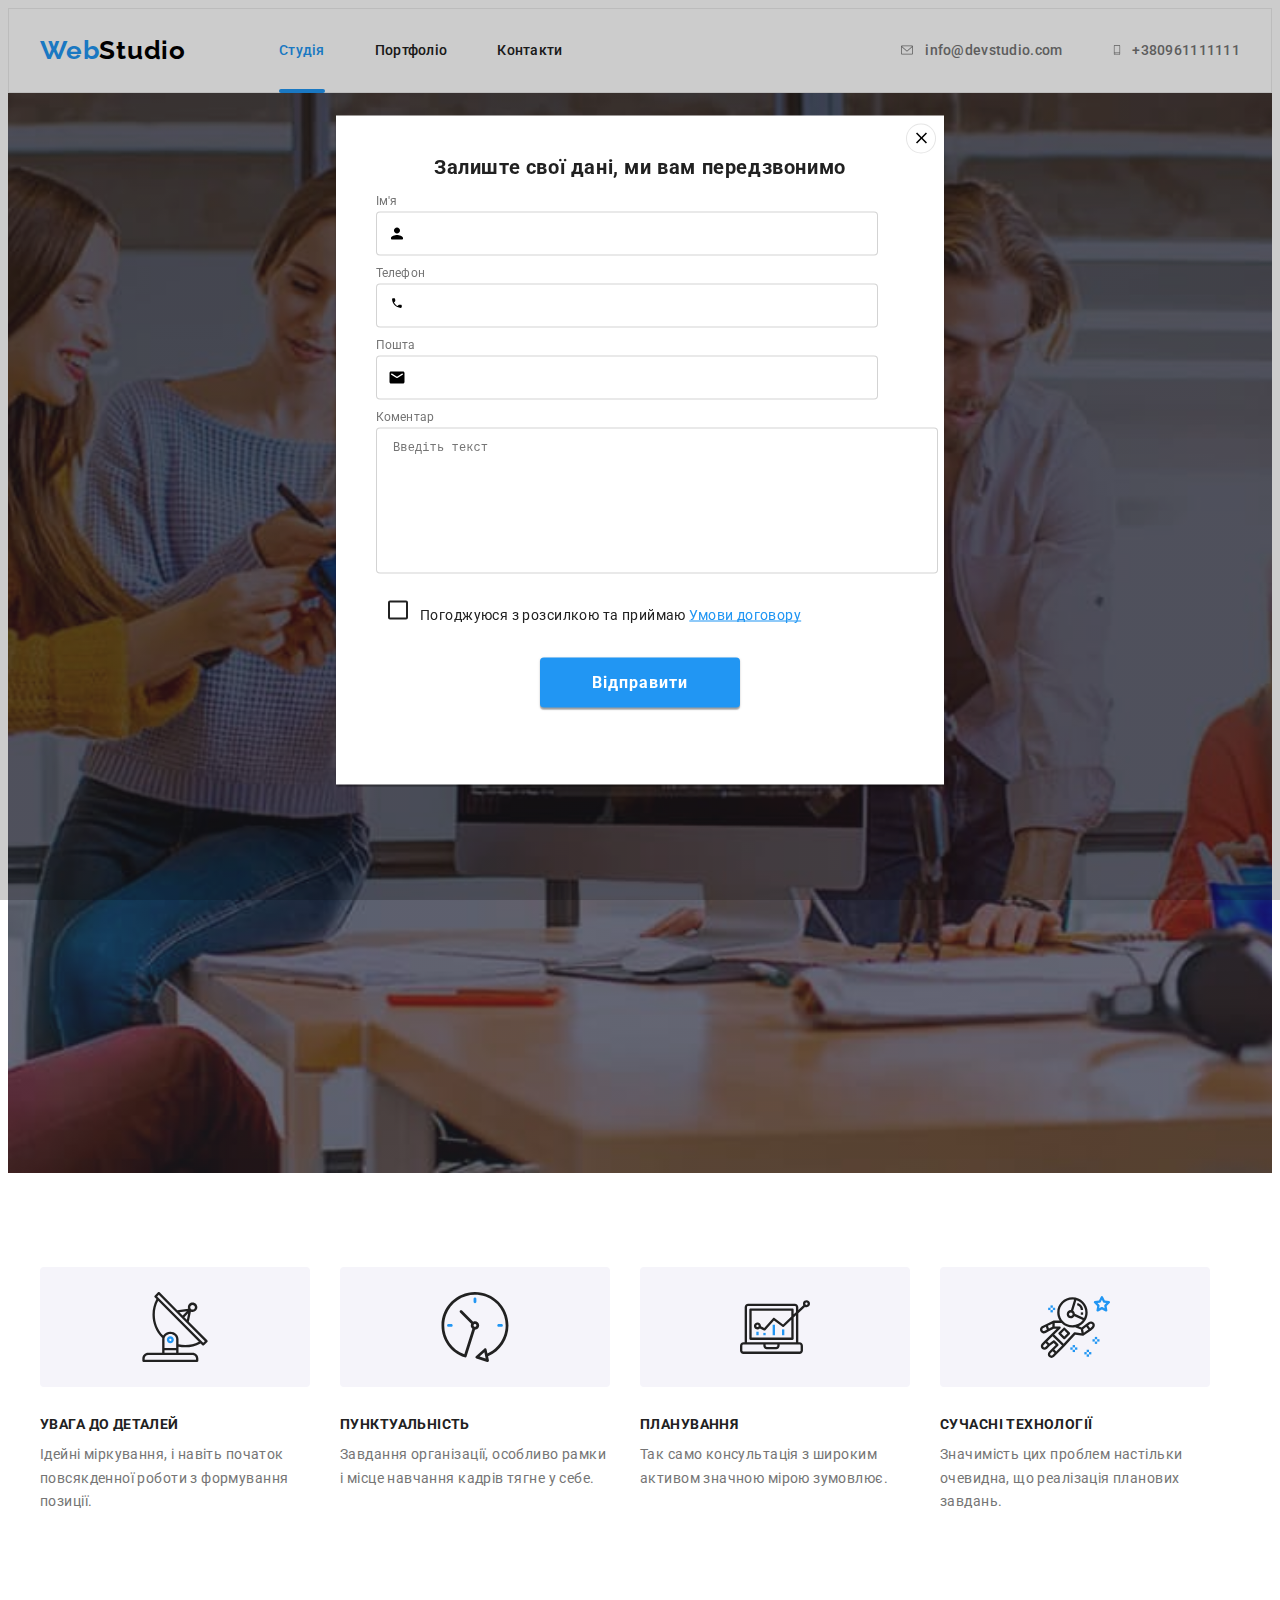
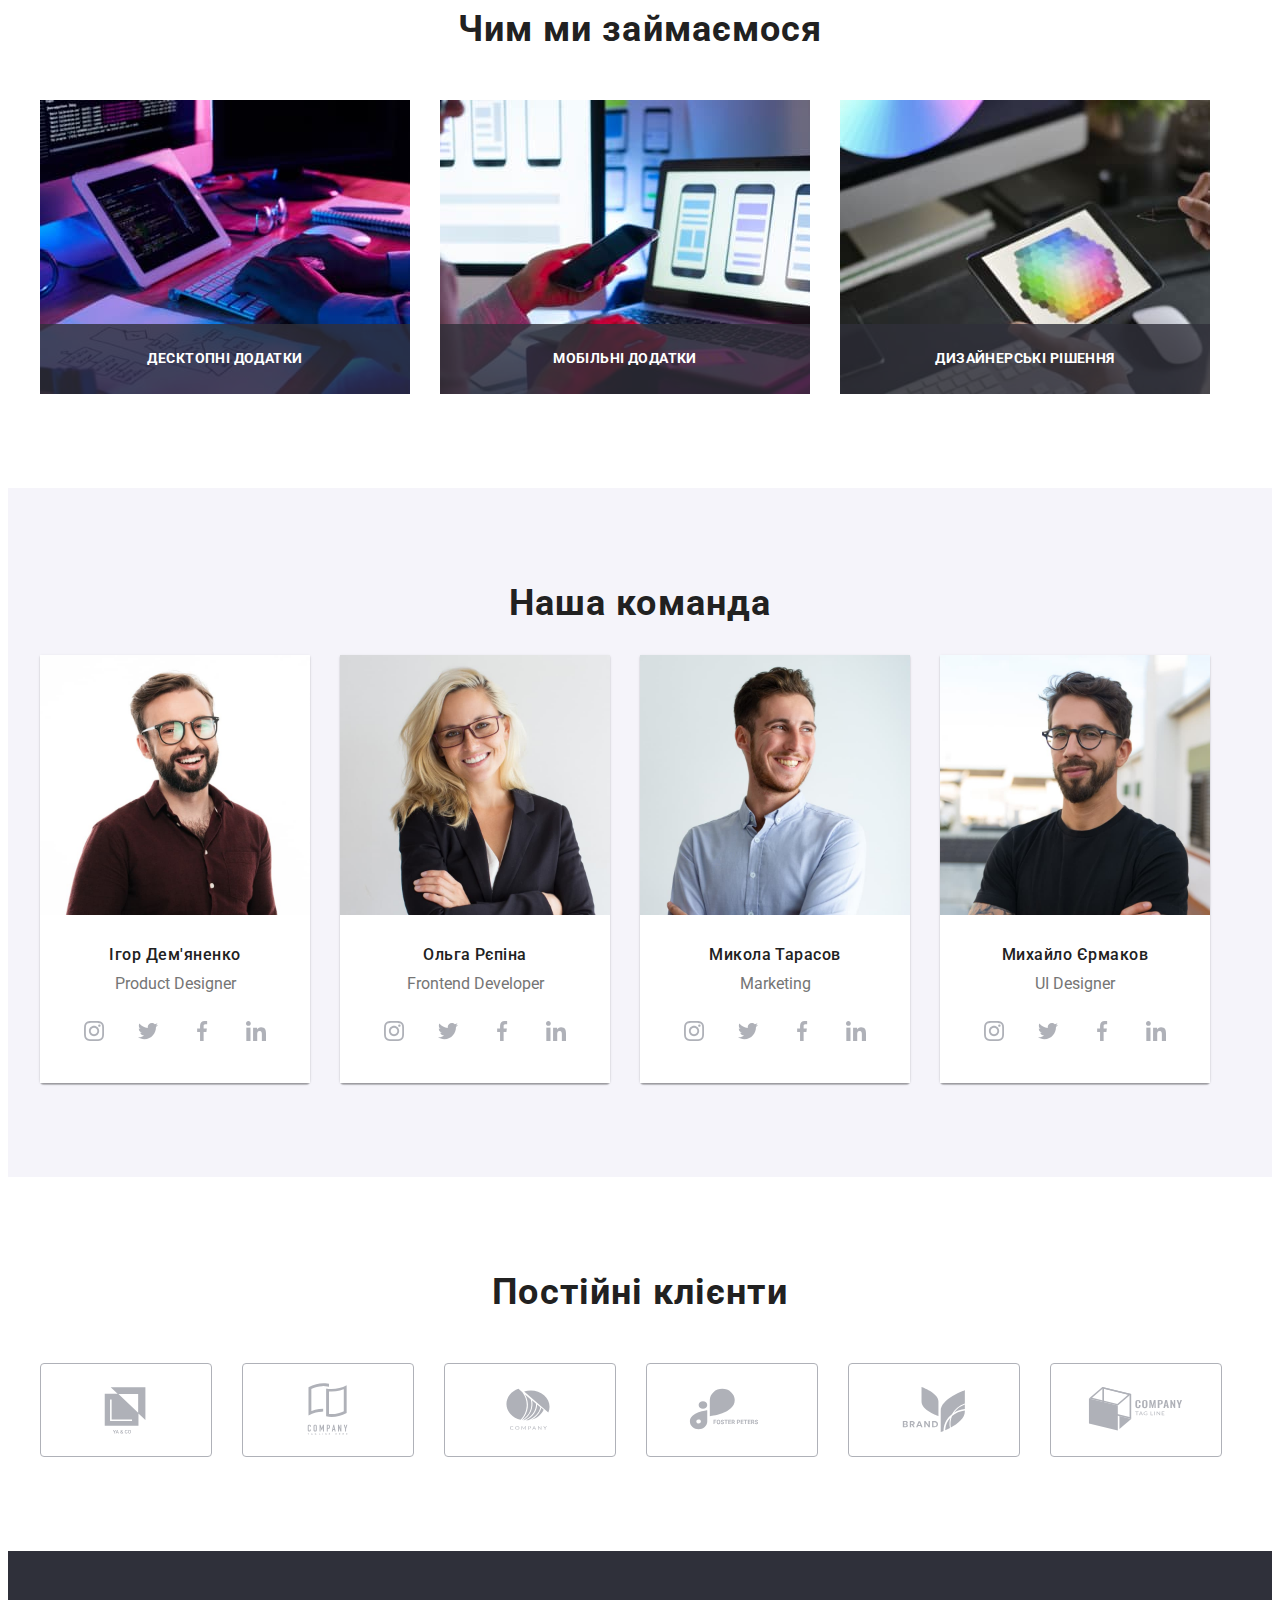
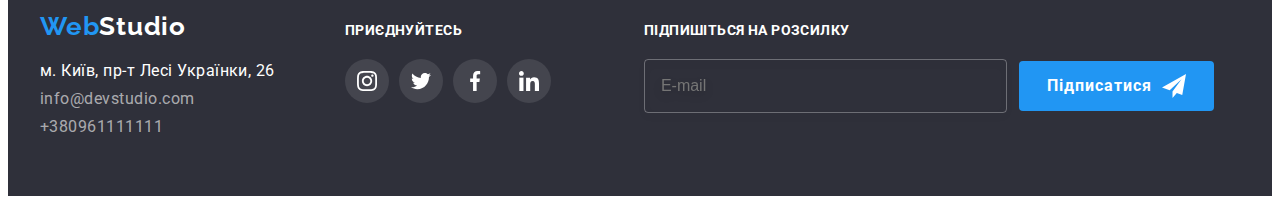
<file: index.html>
<!DOCTYPE html>
<html lang="uk">
  <head>
    <meta charset="UTF-8" />
    <meta http-equiv="X-UA-Compatible" content="IE=edge" />
    <meta name="viewport" content="width=device-width, initial-scale=1.0" />
    <title>Document</title>
    <link rel="preconnect" href="https://fonts.googleapis.com" />
    <link rel="preconnect" href="https://fonts.gstatic.com" crossorigin />
    <link rel="stylesheet" href="https://cdnjs.cloudflare.com/ajax/libs/modern-normalize/1.1.0/modern-normalize.min.css" integrity="sha512-wpPYUAdjBVSE4KJnH1VR1HeZfpl1ub8YT/NKx4PuQ5NmX2tKuGu6U/JRp5y+Y8XG2tV+wKQpNHVUX03MfMFn9Q==" crossorigin="anonymous" referrerpolicy="no-referrer" />
    <link
      href="https://fonts.googleapis.com/css2?family=Raleway:wght@700&family=Roboto:wght@400;500;700;900&display=swap"
      rel="stylesheet"
    />

    <link rel="stylesheet" href="./css/styles.css" />
  </head>
  <body>
    <header class="header">
      <div class="container">
        <div class="header-container">
          <nav class="header-nav">
            <a href="./" class="logo"><span class="logo-web">Web</span>Studio</a>
    
            <ul class="site-nav list">
                  <li class="item">
                  <a href="/" class="link current">Студія</a>
                </li>
                <li class="item">
                  <a href="./portfolio.html" class="link">Портфоліо</a>
                </li>
                <li class="item">
                  <a href="#" class="link">Контакти</a>
                </li>
              </ul>
              
           
          </nav>
          <ul class="contacts list">
            <div class="contact-container">
              <li class="item" >
                <a href=" mailto:info@devstudio.com" class="link contact-link"
                  >
                  <svg class="contact-icon" width="16" height="12">
                  <use href="./images/icons.svg#icon-envelope"></use>
                </svg>
                  info@devstudio.com</a
                >
              </li>
              <li class="item">
                <a href="tel:+380961111111" class="link contact-link">
                  <svg class="contact-icon" width="10" height="16">
                    <use href="./images/icons.svg#icon-smartphone"></use>
                  </svg>
                  +380961111111</a>
              </li>
            
             
             </div>
          </ul>
        </div>
      </div>
      </header>
      
      <main>
      <section class="hero overlay">
            <div class="container">
          <h1 class="hero-title">Ефективні рішення для вашого бізнесу</h1>
        <button type="button" class="button" data-modal-open>Замовити послугу</button>
        </div>
      
      
      </section>
<!-- Benefits -->
      <section class="section">
        <div class="container">
            <h2 class="benefits-title visually-hidden">Наші переваги</h2>
            <ul class="list benefits-container">
              <li class="benefits-element">
                <div class="benefits-box-icon">
                <svg class="benefits-icon" width="70" height="70">
<use href="./images/icons.svg#icon-antenna"></use>
                </svg>
                </div>
                <h3 class="benefits-subtitle">Увага до деталей</h3>
                <p class="benefits-text">
                  Ідейні міркування, і навіть початок повсякденної роботи з
                  формування позиції.
                </p>
              </li>
              <li class="benefits-element">
                <div class="benefits-box-icon">
                <svg class="benefits-icon" width="70" height="70">
                  <use href="./images/icons.svg#icon-clock"></use>
                                  </svg> </div>
                <h3 class="benefits-subtitle">Пунктуальність</h3>
                <p class="benefits-text">
                  Завдання організації, особливо рамки і місце навчання кадрів тягне
                  у себе.
                </p>
              </li>
              <li class="benefits-element">
                <div class="benefits-box-icon">
                <svg class="benefits-icon" width="70" height="70">
                  <use href="./images/icons.svg#icon-diagram-1"></use>
                                  </svg></div>
                <h3 class="benefits-subtitle">Планування</h3>
                <p class="benefits-text">
                  Так само консультація з широким активом значною мірою зумовлює.
                </p>
              </li>
              <li class="benefits-element">
                <div class="benefits-box-icon">
                <svg class="benefits-icon" width="70" height="70">
                  <use href="./images/icons.svg#icon-astronaut"></use>
                                  </svg></div>
                <h3 class="benefits-subtitle">Сучасні технології</h3>
                <p class="benefits-text">
                  Значимість цих проблем настільки очевидна, що реалізація планових
                  завдань.
                </p>
              </li>
            </ul>
         
        </div>
      </section>
      <!-- Work -->
      <section class="work section">
       <div class="container">
        <h2 class="work-title">Чим ми займаємося</h2>
        <ul class="list work-container">
          <li class="work-item">
            <div class="work-element">
               <img
              src="./images/img1.jpg"
              alt="Набір програмного коду"
              width="370"
              height="294"
            />
            <div class="work-box">
               <p class="work-text">
            Десктопні додатки
          </p>
            </div>
            </div>
           
            </li>
          
          <li class="work-item">
            <div class="work-element">
            <img
              src="./images/img2.jpg"
              alt="Створення мобільного додатку"
              width="370"
              height="294"
            />
            <div class="work-box">
            <p class="work-text">
              Мобільні додатки
            </p>
            </div>
            </div>
          </li>
          <li class="work-item">
            <div class="work-element">
            <img
              src="./images/img3.jpg"
              alt="Палітра кольорів"
              width="370"
              height="294"
            />
            <div class="work-box">
            <p class="work-text">
              Дизайнерські рішення
            </p>
            </div></div>
          </li>
        </ul>
       </div>
      </section>
      <!-- Team -->
      <section class="team section">
        <div class="container">
          <h2 class="team-title">Наша команда</h2>
        <ul class="list team-container">
          <li class="item">
            <img
              src="./images/img4.jpg"
              alt="Усміхнений хлопець з бородою в окулярах"
              width="270"
              height="260"
            />
            <div class="team-box">
              <h3 class="team-subtitle">Ігор Дем'яненко</h3>
              <p class="team-text">Product Designer</p>
              
              <ul class="social-list">

                <li class="social-item">
                  <a href="#" class="social-link" aria-label="Instagram">
                    <svg class="social-icon" width="20" height="20">
                      <use href="./images/icons.svg#icon-instagram-2"></use>
                                      </svg>

                  </a>
                </li  >
                          <li class="social-item">
                    <a href="#" class="social-link" aria-label="Twitter">
                      <svg class="social-icon" width="20" height="20">
                        <use href="./images/icons.svg#icon-twitter"></use>
                                        </svg>
                    </a>
                  </li>
                
                    <li  class="social-item">
                      <a href="#"class="social-link"  aria-label="Facebook">
                        <svg class="social-icon" width="20" height="20">
                          <use href="./images/icons.svg#icon-facebook"></use>
                                          </svg>
                      </a>
                    </li>
                 
                      <li class="social-item">
                        <a href="#" class="social-link" aria-label="Linkedin">
                          <svg class="social-icon" width="20" height="20">
                            <use href="./images/icons.svg#icon-linkedin-1"></use>
                                            </svg>
                        </a>
                      </li>

              </ul>
            </div>
          </li>

          <li class="item">
            <img
              src="./images/img5.jpg"
              alt="Блондинка в окулярах"
              width="270"
              height="260"
            />
            <div class="team-box">
              <h3 class="team-subtitle">Ольга Рєпіна</h3>
              <p class="team-text">Frontend Developer</p>
              <ul class="  social-list">

                <li class="social-item">
                  <a href="#" class="social-link" aria-label="Instagram">
                    <svg class="social-icon" width="20" height="20">
                      <use href="./images/icons.svg#icon-instagram-2"></use>
                                      </svg>

                  </a>
                </li  >
                          <li class="social-item">
                    <a href="#" class="social-link" aria-label="Twitter">
                      <svg class="social-icon" width="20" height="20">
                        <use href="./images/icons.svg#icon-twitter"></use>
                                        </svg>
                    </a>
                  </li>
                
                    <li  class="social-item">
                      <a href="#"class="social-link"  aria-label="Facebook">
                        <svg class="social-icon" width="20" height="20">
                          <use href="./images/icons.svg#icon-facebook"></use>
                                          </svg>
                      </a>
                    </li>
                 
                      <li class="social-item">
                        <a href="#" class="social-link" aria-label="Linkedin">
                          <svg class="social-icon" width="20" height="20">
                            <use href="./images/icons.svg#icon-linkedin-1"></use>
                                            </svg>
                        </a>
                      </li>

              </ul>
            </div>
          </li>

          <li class="item">
            <img
              src="./images/img6.jpg"
              alt="Усміхнений хлопець"
              width="270"
              height="260"
            />
            <div class="team-box">
              <h3 class="team-subtitle">Микола Тарасов</h3>
              <p class="team-text">Marketing</p>
              <ul class="social-list">

                <li class="social-item">
                  <a href="#" class="social-link" aria-label="Instagram">
                    <svg class="social-icon" width="20" height="20">
                      <use href="./images/icons.svg#icon-instagram-2"></use>
                                      </svg>

                  </a>
                </li  >
                          <li class="social-item">
                    <a href="#" class="social-link" aria-label="Twitter">
                      <svg class="social-icon" width="20" height="20">
                        <use href="./images/icons.svg#icon-twitter"></use>
                                        </svg>
                    </a>
                  </li>
                
                    <li  class="social-item">
                      <a href="#"class="social-link"  aria-label="Facebook">
                        <svg class="social-icon" width="20" height="20">
                          <use href="./images/icons.svg#icon-facebook"></use>
                                          </svg>
                      </a>
                    </li>
                 
                      <li class="social-item">
                        <a href="#" class="social-link" aria-label="Linkedin">
                          <svg class="social-icon" width="20" height="20">
                            <use href="./images/icons.svg#icon-linkedin-1"></use>
                                            </svg>
                        </a>
                      </li>

              </ul>
            </div>
          </li>
          <li class="item">
            <img
              src="./images/img7.jpg"
              alt="Усміхнений хлопець з бородою в окулярах"
              width="270"
              height="260"
            />
            <div class="team-box">
              <h3 class="team-subtitle">Михайло Єрмаков</h3>
              <p class="team-text">UI Designer</p>
              <ul class="social-list">

                <li class="social-item">
                  <a href="#" class="social-link" aria-label="Instagram">
                    <svg class="social-icon" width="20" height="20">
                      <use href="./images/icons.svg#icon-instagram-2"></use>
                                      </svg>

                  </a>
                </li  >
                          <li class="social-item">
                    <a href="#" class="social-link" aria-label="Twitter">
                      <svg class="social-icon" width="20" height="20">
                        <use href="./images/icons.svg#icon-twitter"></use>
                                        </svg>
                    </a>
                  </li>
                
                    <li  class="social-item">
                      <a href="#"class="social-link"  aria-label="Facebook">
                        <svg class="social-icon" width="20" height="20">
                          <use href="./images/icons.svg#icon-facebook"></use>
                                          </svg>
                      </a>
                    </li>
                 
                      <li class="social-item">
                        <a href="#" class="social-link" aria-label="Linkedin">
                          <svg class="social-icon" width="20" height="20">
                            <use href="./images/icons.svg#icon-linkedin-1"></use>
                                            </svg>
                        </a>
                      </li>

              </ul>
            </div>
          </li>
        </ul>
        </div>
      </section>

       <!-- Clients -->
       <section class="clients section">
        <div class="container">
         <h2 class="clients-title">Постійні клієнти</h2>
         <ul class="list clients-container">
          <li>
            <a href="#" class="client-link">
 <svg class="client-icon" width="106" height="60">
                <use href="./images/icons.svg#icon-Logo-7"></use>
                                </svg>
            </a>
             
            
          </li>
          <li>
            <a href="#" class="client-link">
              <svg class="client-icon" width="106" height="60">
                <use href="./images/icons.svg#icon-Logo-1"></use>
                                </svg>
            </a>
          </li> <li>
            <a href="#" class="client-link">
              <svg class="client-icon" width="106" height="60">
                <use href="./images/icons.svg#icon-Logo-2"></use>
                                </svg>
            </a>
          </li> <li>
            <a href="#" class="client-link">
              <svg class="client-icon" width="106" height="60">
                <use href="./images/icons.svg#icon-Logo-3"></use>
                                </svg>
            </a>
          </li> <li>
            <a href="#" class="client-link">
              <svg class="client-icon" width="106" height="60">
                <use href="./images/icons.svg#icon-Logo-4"></use>
                                </svg>
            </a>
          </li> <li>
            <a href="#" class="client-link">
              <svg class="client-icon" width="106" height="60">
                <use href="./images/icons.svg#icon-Logo-6"></use>
                                </svg>
            </a>
          </li>

         </ul>


        </section>
    </main>

    <footer class="footer">
      <div class="container footer-box">
        <div class="footer-address">
      <a href="./" class="logo-footer"
        ><span class="logo-web">Web</span>Studio</a
      >
      <address>
        <ul class="address list">
          <li class="item">
            <a
              href="https://goo.gl/maps/CPtrU1FHBa2aNyZL9"
              target="_blank"
              rel="noopener noreferrer nofollow"
              class="link"
              >м. Київ, пр-т Лесі Українки, 26</a
            >
          </li>
          <li class="item">
            <a href=" mailto:info@devstudio.com" class="link mail"
              >info@devstudio.com</a
            >
          </li>
          <li class="item">
            <a href="tel:+380961111111" class="link tel">+380961111111</a>
          </li>
        </ul>
      </address>
    </div>
    <div class="footer-social">
      <p class="footer-social-text">Приєднуйтесь</p>
      <ul class="footer-social-list">

        <li class="footer-social-item">
          <a href="#" class="footer-social-link" aria-label="Instagram">
            <svg class="footer-social-icon" width="20" height="20">
              <use href="./images/icons.svg#icon-instagram-2"></use>
                              </svg>

          </a>
        </li  >
                  <li class="footer-social-item">
            <a href="#" class="footer-social-link" aria-label="Twitter">
              <svg class="footer-social-icon" width="20" height="20">
                <use href="./images/icons.svg#icon-twitter"></use>
                                </svg>
            </a>
          </li>
        
            <li  class="footer-social-item">
              <a href="#"class="footer-social-link"  aria-label="Facebook">
                <svg class="footer-social-icon" width="20" height="20">
                  <use href="./images/icons.svg#icon-facebook"></use>
                                  </svg>
              </a>
            </li>
         
              <li class="footer-social-item">
                <a href="#" class="footer-social-link" aria-label="Linkedin">
                  <svg class="footer-social-icon" width="20" height="20">
                    <use href="./images/icons.svg#icon-linkedin-1"></use>
                                    </svg>
                </a>
              </li>

      </ul>
    </div>
    <div class="subscribe">
      <p class="footer-social-text">Підпишіться на розсилку</p>
      <form class="subscribe-form" name="subscribe-form" autocomplete="on">
        <input
           class="subscribe-input"
            type="email"
            name="user-mail"
            placeholder="E-mail"/>
           
              <button class="buttom-subscribe button" type="submit">Підписатися
              <svg class="subscribe-icon" width="24" height="24">
                <use href="./images/icons.svg#icon-send"></use>
                                </svg>
            </button>
         
            
      </form>
    </div>
    </div> 
     </footer>

    <div class="backdrop " data-modal>
      <div class="modal">
        <button type="button" class="modal-button" data-modal-close>
          <svg width="18" height="18"> <use href="./images/icons.svg#icon-close-black"> </use></svg>
        </button>
        <h2 class="modal-title">
          Залиште свої дані, ми вам передзвонимо
        </h2>
        <form class="reguest" name="contact-form" autocomplete="on">
          <label class="form-field-label" for="user-name">Ім'я </label>
         <div class="form-field">
          <input
           class="form-field-input"
           id="user-name" 
            type="text"
            name="user-name"/>
          <svg class="form-field-icon" width="18" height="18">
            <use href="./images/icons.svg#icon-person"> </use>
          </svg>
        </div>

        <label class="form-field-label" for="user-tel">Телефон </label>
         <div class="form-field">
          <input
           class="form-field-input"
           id="user-tel" 
            type="tel"
            name="user-tel"/>
          <svg class="form-field-icon" width="18" height="18">
            <use href="./images/icons.svg#icon-phone"> </use>
          </svg>
        </div>

        <label class="form-field-label" for="user-mail">Пошта </label>
        <div class="form-field">
         <input
          class="form-field-input"
          id="user-mail" 
           type="email"
           name="user-mail"/>
         <svg class="form-field-icon" width="18" height="18">
           <use href="./images/icons.svg#icon-email"> </use>
         </svg>
       </div>

       
       <label class="form-field-label" for="user-comment">Коментар </label>
        <textarea class="form-field-textarea" id="user-comment" name="user-comment" placeholder="Введіть текст" ></textarea>
       

        <div class="form-field-checkbox">
             <input class="checkbox" id="terms-checkbox" type="checkbox" name="terms-checkbox">
             <svg class="checkbox-icon" width="16" height="15">
            <use href="./images/icons.svg#icon-icon-check"></use>
          </svg>
         
        <label class="checkbox-label" for="terms-checkbox">Погоджуюся з розсилкою та приймаю <a href="#" class="checkbox-link">Умови договору</a></label>
        </div>
      
      <button class="form-submit button" type="submit">Відправити</button>
      </form>
      </div>
    </div>
    <script src="./js/modal.js">

    </script>
  </body>
</html>
</file>
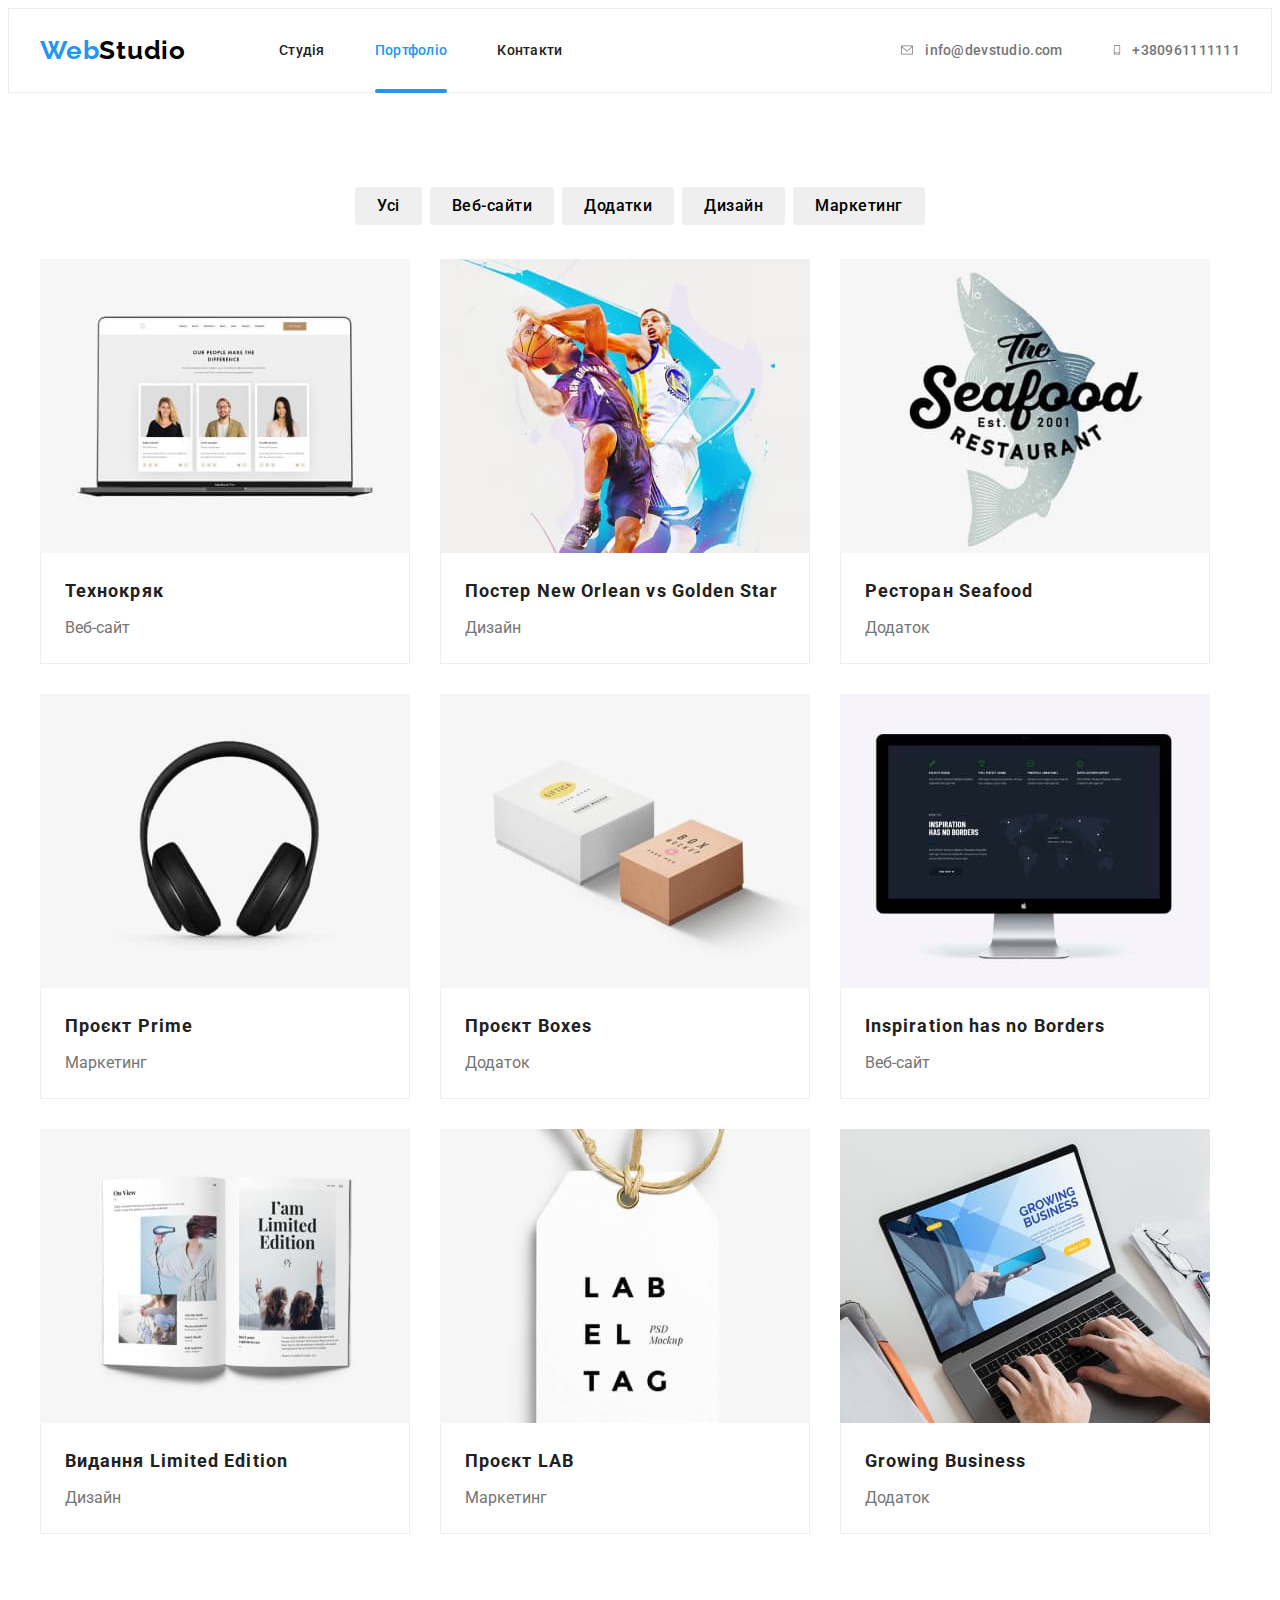
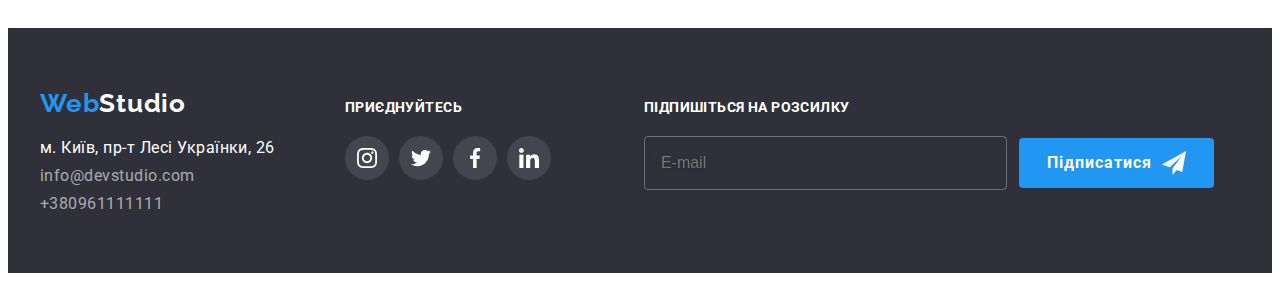
<file: portfolio.html>
<!DOCTYPE html>
<html lang="uk">
  <head>
    <meta charset="UTF-8" />
    <meta http-equiv="X-UA-Compatible" content="IE=edge" />
    <meta name="viewport" content="width=device-width, initial-scale=1.0" />
    <title>Document</title>
    <link rel="preconnect" href="https://fonts.googleapis.com" />
    <link rel="preconnect" href="https://fonts.gstatic.com" crossorigin />
    <link
      href="https://fonts.googleapis.com/css2?family=Raleway:wght@700&family=Roboto:wght@400;500;700;900&display=swap"
      rel="stylesheet"
    />
    <link rel="stylesheet" href="https://cdnjs.cloudflare.com/ajax/libs/modern-normalize/1.1.0/modern-normalize.min.css" integrity="sha512-wpPYUAdjBVSE4KJnH1VR1HeZfpl1ub8YT/NKx4PuQ5NmX2tKuGu6U/JRp5y+Y8XG2tV+wKQpNHVUX03MfMFn9Q==" crossorigin="anonymous" referrerpolicy="no-referrer" />
    <link rel="stylesheet" href="./css/styles.css" />
  </head>
  <body>
    <header class="header">
      <div class="container">
        <div class="header-container">
          <nav class="header-nav">
            <a href="./" class="logo"><span class="logo-web">Web</span>Studio</a>
    
            <ul class="site-nav list">
                  <li class="item">
                  <a href="./index.html" class="link">Студія</a>
                </li>
                <li class="item">
                  <a href="./portfolio.html" class="link current">Портфоліо</a>
                </li>
                <li class="item">
                  <a href="#" class="link">Контакти</a>
                </li>
              </ul>
              
           
          </nav>
          <ul class="contacts list">
            <div class="contact-container">
              <li class="item" >
                <a href=" mailto:info@devstudio.com" class="link contact-link"
                  >
                  <svg class="contact-icon" width="16" height="12">
                  <use href="./images/icons.svg#icon-envelope"></use>
                </svg>
                  info@devstudio.com</a
                >
              </li>
              <li class="item">
                <a href="tel:+380961111111" class="link contact-link">
                  <svg class="contact-icon" width="10" height="16">
                    <use href="./images/icons.svg#icon-smartphone"></use>
                  </svg>
                  +380961111111</a>
              </li>
         
                         
             
             </div>
          </ul>
        </div>
      </div>
      </header>

    <main>
      <section class="section">
        <div class="container">
                
        <h1 class="visually-hidden">Наші проекти</h1>
        <ul class="list filter-container">
          <li class="item">
            <button type="button" class="port-button-first">Усі</button>
          </li>
          <li class="item">
            <button type="button" class="port-button">Веб-сайти</button>
          </li>
          <li class="item">
            <button type="button" class="port-button">Додатки</button>
          </li>
          <li class="item">
            <button type="button" class="port-button">Дизайн</button>
          </li>
          <li class="item">
            <button type="button" class="port-button">Маркетинг</button>
          </li>
        </ul>
        <ul class="list img-container">
          <li class="filter-box">
            <a href="#" class="filter-link"> 
              <div class="filter-img-overlay">
            <img
              src="./images/imgport1.jpg"
              alt="Вебсайт на ноутбуці"
              width="370"
              height="294"
            />
            <div class="filter-overlay"> 
              <p class="filter-overlay-text">
                Ресурс пропонує комплексні пропозиції з різним рівнем функціоналу та сервісів. Все це дозволить відвідувачу отримати вичерпні відомості про компанію чи приватну особу.
              </p></div>
           </div>
            <div class="img-filter">
              <h2 class="img-filter-subtitle">Технокряк</h2>
              <p class="img-filter-text">Веб-сайт</p>
              
            </div>
            
          </a>
         
          </li>
          <li class="filter-box">
            <a href="#" class="filter-link"> 
              <div class="filter-img-overlay">
               <img
              src="./images/imgport2.jpg"
              alt="Два футболісти з м'ячем"
              width="370"
              height="294"
            /> 
            <div class="filter-overlay"> 
              <p class="filter-overlay-text">
                Ресурс пропонує комплексні пропозиції з різним рівнем функціоналу та сервісів. Все це дозволить відвідувачу отримати вичерпні відомості про компанію чи приватну особу.
              </p></div>
           </div>
             
            
            <div class="img-filter">
              <h2 class="img-filter-subtitle">
                Постер New Orlean vs Golden Star
              </h2>
              <p class="img-filter-text">Дизайн</p>
            </div> </a>
          </li>
          <li class="filter-box">
            <a href="#" class="filter-link"> 
              <div class="filter-img-overlay">
               <img
              src="./images/imgport3.jpg"
              alt="Логотип рибного ресторану"
              width="370"
              height="294"
            /> 
            <div class="filter-overlay"> 
              <p class="filter-overlay-text">
                Ресурс пропонує комплексні пропозиції з різним рівнем функціоналу та сервісів. Все це дозволить відвідувачу отримати вичерпні відомості про компанію чи приватну особу.
              </p></div>
              </div>
            
            <div class="img-filter">
              <h2 class="img-filter-subtitle">Ресторан Seafood</h2>
              <p class="img-filter-text">Додаток</p>
            </div></a>
          </li>
          <li class="filter-box">
            <a href="#" class="filter-link"> 
              <div class="filter-img-overlay">
               <img
              src="./images/imgport4.jpg"
              alt="Навушники"
              width="370"
              height="294"
            /> 
            <div class="filter-overlay"> 
              <p class="filter-overlay-text">
                Ресурс пропонує комплексні пропозиції з різним рівнем функціоналу та сервісів. Все це дозволить відвідувачу отримати вичерпні відомості про компанію чи приватну особу.
              </p></div>
              </div>
           
            <div class="img-filter">
              <h2 class="img-filter-subtitle">Проєкт Prime</h2>
              <p class="img-filter-text">Маркетинг</p>
            </div></a>
          </li>
          <li class="filter-box">
            <a href="#" class="filter-link"> 
              <div class="filter-img-overlay"> 
            <img
              src="./images/imgport5.jpg"
              alt="Коробки"
              width="370"
              height="294"
            /> 
            <div class="filter-overlay"> 
              <p class="filter-overlay-text">
                Ресурс пропонує комплексні пропозиції з різним рівнем функціоналу та сервісів. Все це дозволить відвідувачу отримати вичерпні відомості про компанію чи приватну особу.
              </p></div>
          </div>
            <div class="img-filter">
              <h2 class="img-filter-subtitle">Проєкт Boxes</h2>
              <p class="img-filter-text">Додаток</p>
            </div></a>
          </li>
          <li class="filter-box">
            <a href="#" class="filter-link"> 
              <div class="filter-img-overlay">
              <img
              src="./images/imgport6.jpg"
              alt="Монітор"
              width="370"
              height="294"
            />  
            <div class="filter-overlay"> 
              <p class="filter-overlay-text">
                Ресурс пропонує комплексні пропозиції з різним рівнем функціоналу та сервісів. Все це дозволить відвідувачу отримати вичерпні відомості про компанію чи приватну особу.
              </p></div>
              </div>
            
            <div class="img-filter">
              <h2 class="img-filter-subtitle">Inspiration has no Borders</h2>
              <p class="img-filter-text">Веб-сайт</p>
            </div></a>
          </li>
          <li class="filter-box">
            <a href="#" class="filter-link"> 
              <div class="filter-img-overlay">
               <img
              src="./images/imgport7.jpg"
              alt="Журнал"
              width="370"
              height="294"
            /> 
            <div class="filter-overlay"> 
              <p class="filter-overlay-text">
                Ресурс пропонує комплексні пропозиції з різним рівнем функціоналу та сервісів. Все це дозволить відвідувачу отримати вичерпні відомості про компанію чи приватну особу.
              </p></div>
              </div>
            
            <div class="img-filter">
              <h2 class="img-filter-subtitle">Видання Limited Edition</h2>
              <p class="img-filter-text">Дизайн</p>
            </div></a>
          </li>
          <li class="filter-box">
            <a href="#" class="filter-link"> 
              <div class="filter-img-overlay">
              <img
              src="./images/imgport8.jpg"
              alt="Етикетка"
              width="370"
              height="294"
            /> 
            <div class="filter-overlay"> 
              <p class="filter-overlay-text">
                Ресурс пропонує комплексні пропозиції з різним рівнем функціоналу та сервісів. Все це дозволить відвідувачу отримати вичерпні відомості про компанію чи приватну особу.
              </p></div>
              </div>
            
            <div class="img-filter">
              <h2 class="img-filter-subtitle">Проєкт LAB</h2>
              <p class="img-filter-text">Маркетинг</p>
            </div></a>
          </li>
          <li class="filter-box">
            <a href="#" class="filter-link"> 
              <div class="filter-img-overlay">
               <img
              src="./images/imgport9.jpg"
              alt="Руки на клавіатурі ноутбука"
              width="370"
              height="294"
            />  
            <div class="filter-overlay"> 
              <p class="filter-overlay-text">
                Ресурс пропонує комплексні пропозиції з різним рівнем функціоналу та сервісів. Все це дозволить відвідувачу отримати вичерпні відомості про компанію чи приватну особу.
              </p></div>
              </div>
           
            <div class="img-filter">
              <h2 class="img-filter-subtitle">Growing Business</h2>
              <p class="img-filter-text">Додаток</p>
            </div></a>
          </li>
        </ul>
      </div>
      </section>
    </main>
    <footer class="footer">
      <div class="container footer-box">
        <div class="footer-address">
      <a href="./" class="logo-footer"
        ><span class="logo-web">Web</span>Studio</a
      >
      <address>
        <ul class="address list">
          <li class="item">
            <a
              href="https://goo.gl/maps/CPtrU1FHBa2aNyZL9"
              target="_blank"
              rel="noopener noreferrer nofollow"
              class="link"
              >м. Київ, пр-т Лесі Українки, 26</a
            >
          </li>
          <li class="item">
            <a href=" mailto:info@devstudio.com" class="link mail"
              >info@devstudio.com</a
            >
          </li>
          <li class="item">
            <a href="tel:+380961111111" class="link tel">+380961111111</a>
          </li>
        </ul>
      </address>
    </div>
    <div class="footer-social">
      <p class="footer-social-text">Приєднуйтесь</p>
      <ul class="footer-social-list">

        <li class="footer-social-item">
          <a href="#" class="footer-social-link" aria-label="Instagram">
            <svg class="footer-social-icon" width="20" height="20">
              <use href="./images/icons.svg#icon-instagram-2"></use>
                              </svg>

          </a>
        </li  >
                  <li class="footer-social-item">
            <a href="#" class="footer-social-link" aria-label="Twitter">
              <svg class="footer-social-icon" width="20" height="20">
                <use href="./images/icons.svg#icon-twitter"></use>
                                </svg>
            </a>
          </li>
        
            <li  class="footer-social-item">
              <a href="#"class="footer-social-link"  aria-label="Facebook">
                <svg class="footer-social-icon" width="20" height="20">
                  <use href="./images/icons.svg#icon-facebook"></use>
                                  </svg>
              </a>
            </li>
         
              <li class="footer-social-item">
                <a href="#" class="footer-social-link" aria-label="Linkedin">
                  <svg class="footer-social-icon" width="20" height="20">
                    <use href="./images/icons.svg#icon-linkedin-1"></use>
                                    </svg>
                </a>
              </li>

      </ul>
    </div>
    <div class="subscribe">
      <p class="footer-social-text">Підпишіться на розсилку</p>
      <form class="subscribe-form" name="subscribe-form" autocomplete="on">
        <input
           class="subscribe-input"
            type="email"
            name="user-mail"
            placeholder="E-mail"/>
           
              <button class="buttom-subscribe button" type="submit">Підписатися
              <svg class="subscribe-icon" width="24" height="24">
                <use href="./images/icons.svg#icon-send"></use>
                                </svg>
            </button>
         
            
      </form>
    </div>
    </div> 
    </footer>
  </body>
</html>
</file>
<file: css/styles.css>
:root {
    --color-primary:#212121;
    --color-secondary:#757575;
    --color-accent:#2196F3;
    --color-white:#FFFFFF;
    --color-black:#000000;
    --color-blue:#188CE8;
    --color-darkblue:#2F303A;
    --color-darkwhite:#F5F4FA;
    --color-transparent-white:rgba(255, 255, 255, 0.6);
    --color-gray:#AFB1B8;
    --color-darkgray: rgba(255, 255, 255, 0.1);
    }

body {
  background-color: var(--color-white);
  color: var(--color-primary);
  font-family: Roboto, sans-serif;
}

h1,
h2,
h3,
h4,
 h5,
h6,
p
 {

	margin: 0;
}

img {
	display: block;
	max-width: 100%;
	height: auto;
}

.list {
    list-style: none;
	padding-left: 0;
	margin: 0;
}
/* Header */
.container {
    width: 1200px;
    padding-left: 15px;
    padding-right: 15px;
    margin-left: auto;
    margin-right: auto;

}

/* site-nav */
 .logo {
  color:var(--color-black); 
  font-family: 'Raleway', sans-serif;
  font-weight: 700;
  font-size: 26px;
  line-height: 1.17;
  letter-spacing: 0.03em;
  text-decoration: none;
}
 .logo-web {
 color:var(--color-accent);
    } 

.link {
  text-decoration: none;
  color: inherit;
    }
.site-nav .link {
 display: block;
 color:var(--color-primary);  
 font-weight: 500;
 font-size: 14px;
 line-height: 1.33;
 letter-spacing: 0.02em;
 text-decoration: none;
 padding-top: 32px;
 padding-bottom: 32px;
 transition: color 250ms cubic-bezier(0.4, 0, 0.2, 1);
}
.site-nav .link:hover, 
.site-nav .link:focus {
 color:var(--color-accent);
} 
.site-nav .link.current { 
color:var(--color-accent);   
}
.current {
    color:var(--color-accent); 
}
.item {
    position: relative;
}

.site-nav .link.current::after {
  content: '';
  display: block;
  position: absolute;
  bottom: -1px;
  left: 0;
  width: 100%;
  height: 4px;
  border-radius: 2px;
  background-color:var(--color-accent); 
    } 

.contacts .link {
  color:var(--color-secondary); 
  font-weight: 500;
  font-size: 14px;
  line-height: 1.33;
  letter-spacing: 0.02em;
 text-decoration: none;
} 
.contact-icon {

}

.site-nav {
    display:flex;
    margin-left: 93px;
}
.site-nav .item:not(:last-child) {
    margin-right: 50px;
}
.contact-container {
    display: flex;
    
}
.contact-link {
    display: flex;
    align-items: center;
    gap: 10px;
    fill: var(--color-secondary);
    transition: color 250ms cubic-bezier(0.4, 0, 0.2, 1);
}
 .contact-link:hover, 
.contact-link:focus {
  color:var(--color-accent);  
}
.contact-container .item:not(:last-child) {
    margin-right: 50px;
}

.contact-icon {
    fill: currentColor;}

.header-nav {
    display: flex;
    align-items: center;
}
.header-container {
    display: flex;
    align-items: center;
    justify-content: space-between;
}

.mail-icon {
    fill: var(--color-secondary); 
}
/* Hero */
.hero {
    padding-top: 200px;
    padding-bottom: 280px;
    background-color:var(--color-darkblue);
    text-align: center;
}
.hero-title {
    margin-top: 0;
    margin-bottom: 30px;
    width: 696px;
    margin-left: auto;
    margin-right: auto;
    
   color: var(--color-white);
   text-transform: uppercase;
   font-weight: 900;
   font-size: 44px;
   line-height: 1.36;
   letter-spacing: 0.06em;
}
.button {
    display: inline-block;
    border-radius: 4px;
    padding: 10px 32px;
    background-color:var(--color-accent);
    color:var(--color-white);
    font-family: Roboto, sans-serif;
    font-weight: 700;
    font-size: 16px;
    line-height: 1.88;
    letter-spacing: 0.06em;
    border: 0;
    cursor: pointer;
    transition: background-color 250ms cubic-bezier(0.4, 0, 0.2, 1);
}
.button:hover,
.button:focus {
    background-color:var(--color-blue);
 }
 .overlay {
   max-width: 1600px;
   height: 600px;
   margin-left: auto;
   margin-right: auto;

   background-image: linear-gradient(rgba(47, 48, 58, 0.4), rgba(47, 48, 58, 0.4)),
 url(../images/backgraund.jpg);
 
   background-size: cover;
   background-repeat: no-repeat;
   background-position: center;
 }


/* Section */
.visually-hidden {
    position: absolute;
    white-space: nowrap;
    width: 1px;
    height: 1px;
    overflow: hidden;
    border: 0;
    padding: 0;
    clip: rect(0 0 0 0);
    clip-path: inset(50%);
    margin: 1px;
}
.section {
    padding-top: 94px;
    padding-bottom: 94px;
}
/* Benefits */
.benefits-container {
    display: flex;
    
    }
 .benefits-element {
           width: 270px; 
    }
 .benefits-element:not(:first-child)
    {
    margin-left: 30px; 
}
 .benefits-element:last-child {
     margin-bottom: 0;
    }

.benefits-subtitle {
    margin-bottom: 10px;
  text-transform: uppercase;
  font-weight: 700;
  font-size: 14px;
  line-height: 1.14;
  letter-spacing: 0.03em;
}
.benefits-text {
   color:var(--color-secondary);
   font-size: 14px;
   line-height: 1.71; 
   letter-spacing: 0.03em;
}
.benefits-box-icon {
    display: flex;
    justify-content: center;
    background-color: var(--color-darkwhite);
    border-radius: 4px;
    padding: 25px 100px;
    margin-bottom: 30px;
}

/* Work */
.work {
    padding-top: 0;
    padding-bottom: 94px;
}
.work-container {
    display: flex;
    gap: 30px;
}

.work-title, .team-title, .clients-title {
   font-weight: 700;
   font-size: 36px;
   line-height: 1.17;
   text-align: center;
   letter-spacing: 0.03em;
}
.work-title {
     margin-bottom: 50px;
}

.work-element {
   position: relative; 
    }
.work-box {
   position: absolute;
    bottom: 0;
    left:0;
    width: 100%; 
    height: 70px;
  background-color: rgba(47, 48, 58, 0.8); 
}
.work-text {
    
    padding: 27px 0;
    font-weight: 700;
    font-size: 14px;
    text-align: center;
    line-height: 1.14;
    letter-spacing: 0.03em;
    text-transform: uppercase;
    color: var(--color-white);
}

/* Team */
.team-container {
    display: flex;
    gap: 30px;  
}
.team-container .item {
   box-shadow: 0px 1px 3px rgba(0, 0, 0, 0.12), 0px 1px 1px rgba(0, 0, 0, 0.14), 0px 2px 1px rgba(0, 0, 0, 0.2);
   border-radius: 0px 0px 4px 4px;

}
.team-title {
    margin-bottom: 30px;
}

.team {
    background-color:var(--color-darkwhite);
}
.team-subtitle {
    margin-bottom: 10px;
    font-weight: 500;
    font-size: 16px;
    line-height: 1.19;
    text-align: center;
    letter-spacing: 0.03em;
}

.team-text {
  /* margin-bottom: 16px;   */
   color:var(--color-secondary);
   font-size: 16px;
   line-height: 1.19;
   text-align: center; 
   margin-bottom: 16px;
}
.team-box {
  padding-bottom: 30px;
  padding-top: 30px;
  background-color: var(--color-white);
}
.social-list {
  display: flex;
  justify-content: center;
  padding: 0;
  gap: 10px;
  list-style: none;
}

   
     .social-link {
   display: flex;
   align-items: center;
   justify-content: center;
   width: 44px;
    height: 44px; 
    fill: var(--color-gray);
   border-radius: 50%;
   fill:var(--color-gray);
   cursor: pointer;
   transition: background-color 250ms cubic-bezier(0.4, 0, 0.2, 1), fill 250ms cubic-bezier(0.4, 0, 0.2, 1);
   
}
.social-link:hover, .social-link:focus {
    background-color: var(--color-accent);
    fill: var(--color-white);
}

/* Clients */
.clients-container {
    display: flex;
    gap:30px;
   
}
.clients-title {
    margin-bottom: 50px;
}


.client-link {
    display: flex;
    align-items: center;
    justify-content: center;
     width: 170px;
    height: 92px;
    border:1px solid var(--color-gray);
    fill:var(--color-gray);
    border-radius: 4px;
    cursor: pointer;
    transition: border 250ms cubic-bezier(0.4, 0, 0.2, 1), fill 250ms cubic-bezier(0.4, 0, 0.2, 1);
}
.client-link:hover, .client-link:focus {
    fill: var(--color-accent);
    border:1px solid var(--color-accent);
}

 /* Portfolio */
 .header {
    border: 1px solid #ECECEC;
}
.filter-link {
    text-decoration: none;
    color: inherit;
}
 .filter-container {
    display: flex;
    justify-content: center;
    margin-bottom: 34px;
 }
 .filter-container .item:not(:last-child){
    margin-right: 8px;
 }
 
  
 .port-button-first:hover,
 .port-button-first:focus {
   background-color:var(--color-accent); 
   color:var(--color-white); 
   box-shadow: 0px 3px 1px rgba(0, 0, 0, 0.1), 0px 1px 2px rgba(0, 0, 0, 0.08), 0px 2px 2px rgba(0, 0, 0, 0.12);
 }

.port-button, .port-button-first {
    display: inline-block;
    border-radius: 4px;
     padding: 6px 22px; 
    font-family: inherit;
    font-style: normal;
    font-weight: 500;
    font-size: 16px;
    line-height: 1.63;
    text-align: center;
    letter-spacing: 0.03em;
    border: 0;
    cursor: pointer;
    transition: background-color 250ms cubic-bezier(0.4, 0, 0.2, 1), color 250ms cubic-bezier(0.4, 0, 0.2, 1), box-shadow 250ms cubic-bezier(0.4, 0, 0.2, 1);
 }
 
 
 .port-button:hover,
 .port-button:focus {
     background-color:var(--color-accent); 
     color:var(--color-white); 
     box-shadow: 0px 3px 1px rgba(0, 0, 0, 0.1), 0px 1px 2px rgba(0, 0, 0, 0.08), 0px 2px 2px rgba(0, 0, 0, 0.12);
 }
.img-filter {
    background-color: var(--color-white);
    border: 1px solid #EEEEEE;
    padding: 20px 24px;
    border-top: none;
}

 .img-filter-subtitle {
    margin-bottom: 4px;
    font-weight: 700;
    font-size: 18px;
    line-height: 2;    
    letter-spacing: 0.06em;
 }

 .img-filter-text {
   color:var(--color-secondary);   
   font-size: 16px;
   line-height: 1.88;
 }
  .img-container {
    display: flex;
    flex-wrap: wrap;
    gap: 30px;
 }
.filter-box {
    transition: box-shadow 250ms cubic-bezier(0.4, 0, 0.2, 1);
}
 .filter-box:hover,
 .filter-box:focus { 
    box-shadow: 0px 1px 1px rgba(0, 0, 0, 0.12), 0px 4px 4px rgba(0, 0, 0, 0.06), 1px 4px 6px rgba(0, 0, 0, 0.16);
 }
 .filter-img-overlay {
    position: relative;
    overflow: hidden;
 }

 .filter-img-overlay .filter-overlay {
    position: absolute;
    top: 0;
    left: 0;
    width: 100%;
    height: 100%;
    
    transform: translateY(100%);
    transition: transform 500ms;
    background-color:rgba(33, 150, 243, 0.9);

 }
.filter-link:hover .filter-overlay,
.filter-link:focus .filter-overlay
{
    transform: translateY(0);   
}

 .filter-overlay-text {
    font-family: 'Roboto';
    font-size: 18px;
    line-height: 1.56;
    letter-spacing: 0.03em;
    color: var(--color-white);
    padding: 63px 24px;
 }
 /* Footer */
 .footer {
    background-color:var(--color-darkblue); 
 
    padding-top: 60px;
    padding-bottom: 60px; 

}

.logo-footer, .address .link {
   color:var(--color-white);
   text-decoration: none;
   font-style: normal; 
   letter-spacing: 0.03em;
   transition: color 250ms cubic-bezier(0.4, 0, 0.2, 1);
 }
 .address .link:hover, 
 .address .link:focus {
    color:var(--color-accent);  
 }
 .address .mail, .address .tel {
    color:var(--color-transparent-white);
 }
 .address .list {
    display: inline-block;
    }
 .address .item:not(:last-child) {
     margin-bottom: 9px;
    }
.list{
    list-style: none; 
    padding-left: 0;
   
}
.footer-list:last-child{
    margin-bottom: 0;
}

	 .logo-footer {
    display: inline-block;
    margin-bottom: 20px;
    font-family: 'Raleway', sans-serif;
    font-weight: 700;
    font-size: 26px;
    line-height: 1.17;
 }
.footer-social-text {
  
   font-weight: 700;
    font-size: 14px;
    line-height: 1.14;
    letter-spacing: 0.03em;
    color: var(--color-white);
    text-transform: uppercase;
    margin-bottom: 20px;
}
 .footer-social-list {
    display: flex;
    padding: 0;
    gap: 10px;
     list-style: none;
     margin-top: 0;
     margin-bottom: 0;
    }
.footer-social {
     margin-left: 70px;
    }
       
  .footer-social-link {
       display: flex;
       align-items: center;
       justify-content: center;
       width: 44px;
        height: 44px; 
       border-radius: 50%;
       background-color: var(--color-darkgray);
       fill: var(--color-white);
       cursor: pointer;
       transition: background-color 250ms cubic-bezier(0.4, 0, 0.2, 1), fill 250ms cubic-bezier(0.4, 0, 0.2, 1);
    }

 .footer-social-link:hover, .footer-social-link:focus {
        background-color: var(--color-accent);
        fill: var(--color-white);
    }
.footer-box {
        display: flex;
        align-items: baseline;
    }
    .subscribe {
        width: 570px;
        height: 86px;
        margin-left: 93px;
    }
    
    .subscribe-form {
        display: flex;
        align-items: center;
    }
    .subscribe-input {
        display: block;
        width: 358px;
        height: 50px;
        margin-right: 12px;
        padding-left: 16px;
        background-color: transparent;
        border: 1px solid rgba(255, 255, 255, 0.3);
        filter: drop-shadow(0px 4px 4px rgba(0, 0, 0, 0.15));
        border-radius: 4px;
        font-size: 16px;
        line-height: 1.25;
    }
    .buttom-subscribe {
        display: flex;
        align-items: center;
        width: 200px;
        height: 50px;
        padding: 10px 28px;
      
    }
    
    .subscribe-icon {
        top: 25%;
        margin-left: 10px;
         fill: var(--color-white)
    }
    /* Modal */
.backdrop {
        position: fixed;
        top: 0;
        left: 0;
        width: 100%;
        height: 100%;
        background-color: rgba(0, 0, 0, 0.2);
        opacity: 1;
        transition: opacity 250ms cubic-bezier(0.4, 0, 0.2, 1),
        visibility 250ms cubic-bezier(0.4, 0, 0.2, 1);
    }
     
.backdrop.is-hidden {
        opacity: 0;
        visibility: hidden;
        pointer-events: none;
    }
    .backdrop.is-hidden .modal {
        transform: translate(-50%, -50%) scale(1.1);   
    }
 .modal {
        position: absolute;
        top: 50%;
        left: 50%;
        transform: translate(-50%, -50%) scale(1);   
              
        height: 589px;
        width: 528px;
        padding: 40px;
        background-color: var(--color-white);
        box-shadow: 0px 1px 3px rgba(0, 0, 0, 0.12), 0px 1px 1px rgba(0, 0, 0, 0.14), 0px 2px 1px rgba(0, 0, 0, 0.2);
    
        transition: transform 250ms cubic-bezier(0.4, 0, 0.2, 1);
        
    }
   .modal-button {
        position: absolute;
        top: 8px;
        right: 8px;
        display: flex;
        align-items: center;
        justify-content: center;
        height: 30px;
        width: 30px;
        padding: 0;
        border-radius: 50%;
        cursor: pointer;
        background-color: var(--color-white);
        border: 1px solid rgba(0, 0, 0, 0.1);
        fill: var(--color-black);
   }
   .modal-button:hover {
    fill: var(--color-accent);
   }
   /* Form */
   .modal-title {
    margin-bottom: 15px;
    font-size: 20px;
    line-height: 1.15;
    text-align: center;
    letter-spacing: 0.03em;
    color: var(--color-primary);
  
   }

   .form-field-label {
    display: block;
    margin-bottom: 4px;
    color: var(--color-secondary);
    font-size: 12px;
    line-height: 1.17;
    letter-spacing: 0.01em;
}
  .form-field-input {
    width: 100%;
    height: 40px;
    padding-left: 40px;
    padding-right: 12px;
    border: 1px solid rgba(33, 33, 33, 0.2);
    border-radius: 4px;
    outline: none;
    font-size: 12px;
    line-height: 1.17;
    letter-spacing: 0.01em;
  }
  .form-field-input:focus {
    border-color: var(--color-accent);
     cursor: pointer;
  } 

  .form-field-input:focus + .form-field-icon {
    fill: var(--color-accent);
  }
  .form-field {
    position: relative;
    margin-bottom: 10px;
    width: 448px;
    cursor: pointer;
}

.form-field-icon {
    position: absolute;
    top: 50%;
    left: 12px;
    transform: translateY(-50%);
}

.form-field-textarea {
    width: 100%;
    height: 120px;
    padding: 12px 16px;
    margin-bottom: 17px;
    border: 1px solid rgba(33, 33, 33, 0.2);
    border-radius: 4px;
    outline: none;
    font-size: 12px;
    line-height: 1.17;
    letter-spacing: 0.01em;
    resize: none;
    transition: border-color 250ms cubic-bezier(0.4, 0, 0.2, 1);
}
.form-field-textarea:focus {
    border-color: var(--color-accent);
  } 


.form-submit {
    display: block;
    width: 200px;
    margin-left: auto;
    margin-right: auto;
    padding: 10px 52px;
    box-shadow: 0px 1px 3px rgba(0, 0, 0, 0.12), 0px 1px 1px rgba(0, 0, 0, 0.14), 0px 2px 1px rgba(0, 0, 0, 0.2);
}

.form-field-checkbox {
    margin-bottom: 30px;
    margin-left: 12px;
    margin-right: 11px;
    }

.checkbox-link {
    color: var(--color-accent);
    text-decoration: underline;
    text-decoration-skip-ink: none ;
}
.checkbox {
display: flex;
appearance: none;
}
.checkbox-label {
    font-size: 14px;
    line-height: 1.7;
    letter-spacing: 0.03em; 
}
.checkbox-icon {
border: 2px solid var(--color-primary);
border-radius: 2px;;
fill: transparent;
margin-right: 8px;
transition: background-color 250ms cubic-bezier(0.4, 0, 0.2, 1);

}
.checkbox:checked + .checkbox-icon {
fill: var(--color-white);
background-color: var(--color-accent);
border-color: var(--color-accent);
}
</file>
